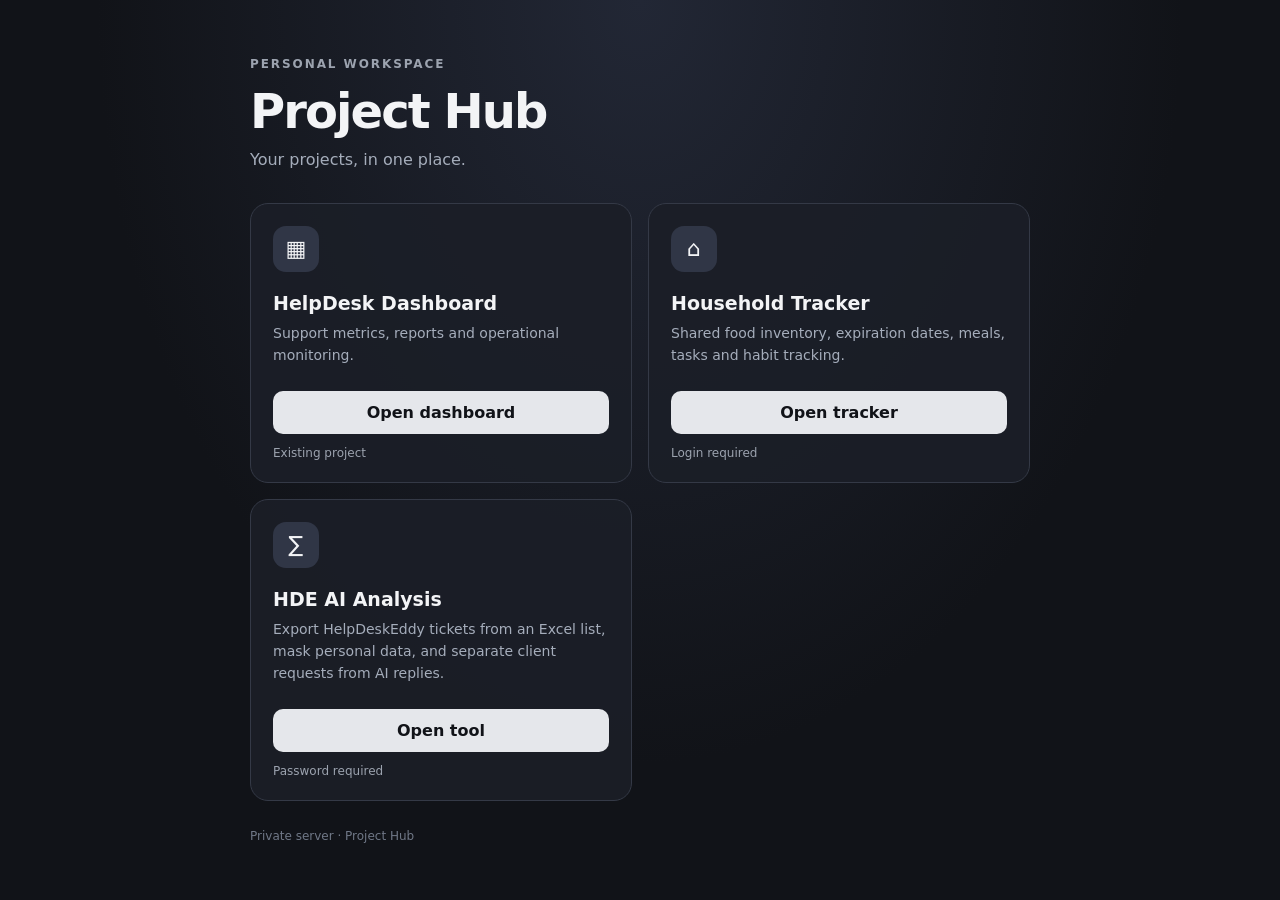
<file: hub-index.html>
<!doctype html>
<html lang="en">
<head>
  <meta charset="utf-8">
  <meta name="viewport" content="width=device-width, initial-scale=1">
  <meta name="theme-color" content="#111318">
  <title>Project Hub</title>
  <style>
    :root {
      color-scheme: dark;
      font-family: Inter, system-ui, -apple-system, BlinkMacSystemFont, "Segoe UI", sans-serif;
      background: #111318;
      color: #f3f4f6;
    }
    * { box-sizing: border-box; }
    body {
      margin: 0;
      min-height: 100vh;
      display: grid;
      place-items: center;
      padding: 28px 18px;
      background: radial-gradient(ellipse at top, #222735 0%, #111318 60%);
    }
    main { width: 100%; max-width: 780px; }
    .eyebrow {
      color: #9ca3af;
      text-transform: uppercase;
      letter-spacing: .16em;
      font-size: 12px;
      font-weight: 700;
    }
    h1 { font-size: clamp(32px, 6vw, 48px); margin: 12px 0 8px; letter-spacing: -.04em; }
    .subtitle { color: #a5adbb; margin: 0 0 30px; line-height: 1.6; }
    .projects { display: grid; grid-template-columns: repeat(2, minmax(0, 1fr)); gap: 16px; }
    .card {
      border: 1px solid #343946;
      border-radius: 18px;
      background: rgba(27, 30, 39, .9);
      padding: 22px;
      display: flex;
      flex-direction: column;
      min-height: 245px;
    }
    .icon {
      width: 46px; height: 46px; display: grid; place-items: center;
      background: #303646; border-radius: 13px; font-size: 22px;
    }
    h2 { font-size: 19px; margin: 20px 0 8px; }
    .description { color: #a5adbb; font-size: 14px; line-height: 1.6; margin: 0 0 24px; }
    a {
      margin-top: auto; text-decoration: none; text-align: center;
      padding: 12px 16px; border-radius: 10px; font-weight: 650;
      color: #111318; background: #e5e7eb;
    }
    a:hover { background: #fff; }
    a.secondary { color: #e5e7eb; background: #303646; }
    a.secondary:hover { background: #3c4354; }
    .status { font-size: 12px; color: #9ca3af; margin-top: 12px; }
    footer { margin-top: 28px; color: #707887; font-size: 12px; }
    @media (max-width: 560px) {
      .projects { grid-template-columns: 1fr; }
      .card { min-height: 220px; }
    }
  </style>
</head>
<body>
  <main>
    <div class="eyebrow">Personal workspace</div>
    <h1>Project Hub</h1>
    <p class="subtitle">Your projects, in one place.</p>

    <section class="projects">
      <article class="card">
        <div class="icon" aria-hidden="true">▦</div>
        <h2>HelpDesk Dashboard</h2>
        <p class="description">Support metrics, reports and operational monitoring.</p>
        <a href="/dashboard/">Open dashboard</a>
        <div class="status">Existing project</div>
      </article>

      <article class="card">
        <div class="icon" aria-hidden="true">⌂</div>
        <h2>Household Tracker</h2>
        <p class="description">Shared food inventory, expiration dates, meals, tasks and habit tracking.</p>
        <a href="/tracker/">Open tracker</a>
        <div class="status">Login required</div>
      </article>

      <article class="card">
        <div class="icon" aria-hidden="true">∑</div>
        <h2>HDE AI Analysis</h2>
        <p class="description">Export HelpDeskEddy tickets from an Excel list, mask personal data, and separate client requests from AI replies.</p>
        <a href="/hde-analysis/">Open tool</a>
        <div class="status">Password required</div>
      </article>
    </section>

    <footer>Private server · Project Hub</footer>
  </main>
</body>
</html>
</file>
